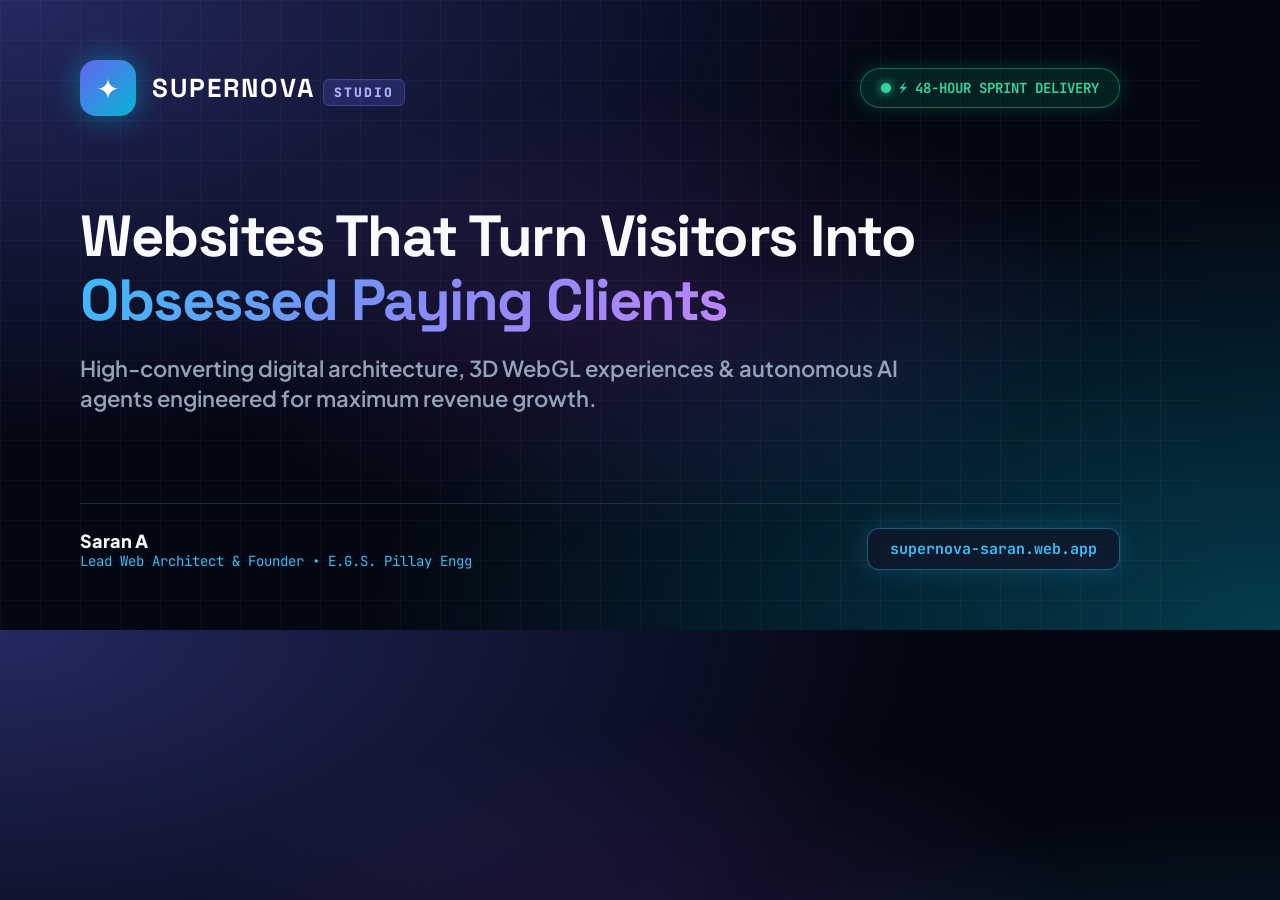
<file: og-card.html>
<!DOCTYPE html>
<html lang="en">
<head>
  <meta charset="UTF-8">
  <style>
    @import url('https://fonts.googleapis.com/css2?family=Plus+Jakarta+Sans:wght@700;800;900&family=Space+Grotesk:wght@700;800&family=JetBrains+Mono:wght@700&display=swap');
    
    * {
      margin: 0;
      padding: 0;
      box-sizing: border-box;
    }
    
    body {
      width: 1200px;
      height: 630px;
      background-color: #030712;
      background-image: 
        radial-gradient(at 0% 0%, rgba(99, 102, 241, 0.35) 0px, transparent 50%),
        radial-gradient(at 100% 100%, rgba(6, 182, 212, 0.3) 0px, transparent 50%),
        radial-gradient(at 50% 50%, rgba(168, 85, 247, 0.15) 0px, transparent 50%);
      font-family: 'Plus Jakarta Sans', system-ui, sans-serif;
      color: #f8fafc;
      overflow: hidden;
      display: flex;
      flex-direction: column;
      justify-content: space-between;
      padding: 60px 80px;
      position: relative;
    }
    
    /* Cyber grid overlay */
    body::before {
      content: '';
      position: absolute;
      inset: 0;
      background-size: 40px 40px;
      background-image: 
        linear-gradient(to right, rgba(255, 255, 255, 0.03) 1px, transparent 1px),
        linear-gradient(to bottom, rgba(255, 255, 255, 0.03) 1px, transparent 1px);
      pointer-events: none;
    }
    
    .top-bar {
      display: flex;
      align-items: center;
      justify-content: space-between;
      position: relative;
      z-index: 2;
    }
    
    .brand {
      display: flex;
      align-items: center;
      gap: 16px;
    }
    
    .logo-box {
      width: 56px;
      height: 56px;
      border-radius: 16px;
      background: linear-gradient(135deg, #6366f1, #06b6d4);
      display: flex;
      align-items: center;
      justify-content: center;
      font-size: 28px;
      color: #fff;
      box-shadow: 0 0 30px rgba(6, 182, 212, 0.5);
    }
    
    .brand-title {
      font-family: 'Space Grotesk', sans-serif;
      font-size: 26px;
      font-weight: 800;
      letter-spacing: 2px;
      color: #ffffff;
    }
    
    .brand-tag {
      font-family: 'JetBrains Mono', monospace;
      font-size: 13px;
      background: rgba(99, 102, 241, 0.2);
      border: 1px solid rgba(99, 102, 241, 0.4);
      color: #a5b4fc;
      padding: 4px 10px;
      border-radius: 6px;
      margin-left: 8px;
    }
    
    .badge {
      display: flex;
      align-items: center;
      gap: 8px;
      padding: 10px 20px;
      border-radius: 9999px;
      background: rgba(16, 185, 129, 0.15);
      border: 1px solid rgba(16, 185, 129, 0.5);
      color: #34d399;
      font-family: 'JetBrains Mono', monospace;
      font-size: 14px;
      font-weight: 700;
      box-shadow: 0 0 20px rgba(16, 185, 129, 0.25);
    }
    
    .badge-dot {
      width: 10px;
      height: 10px;
      border-radius: 50%;
      background: #34d399;
      box-shadow: 0 0 10px #34d399;
    }
    
    .content {
      position: relative;
      z-index: 2;
    }
    
    .headline {
      font-family: 'Space Grotesk', sans-serif;
      font-size: 58px;
      font-weight: 800;
      line-height: 1.1;
      letter-spacing: -1.5px;
      margin-bottom: 20px;
    }
    
    .gradient-text {
      background: linear-gradient(135deg, #38bdf8 0%, #818cf8 50%, #c084fc 100%);
      -webkit-background-clip: text;
      -webkit-text-fill-color: transparent;
    }
    
    .subhead {
      font-size: 22px;
      color: #94a3b8;
      max-width: 850px;
      line-height: 1.4;
      font-weight: 600;
    }
    
    .footer {
      display: flex;
      align-items: center;
      justify-content: space-between;
      border-top: 1px solid rgba(51, 65, 85, 0.6);
      padding-top: 24px;
      position: relative;
      z-index: 2;
    }
    
    .founder-info {
      display: flex;
      align-items: center;
      gap: 12px;
    }
    
    .founder-name {
      font-size: 18px;
      font-weight: 800;
      color: #f1f5f9;
    }
    
    .founder-role {
      font-size: 14px;
      color: #38bdf8;
      font-family: 'JetBrains Mono', monospace;
    }
    
    .url-pill {
      font-family: 'JetBrains Mono', monospace;
      font-size: 15px;
      font-weight: 700;
      color: #38bdf8;
      background: rgba(15, 23, 42, 0.8);
      border: 1px solid rgba(56, 189, 248, 0.4);
      padding: 10px 22px;
      border-radius: 12px;
      box-shadow: 0 0 25px rgba(56, 189, 248, 0.2);
    }
  </style>
</head>
<body>
  <div class="top-bar">
    <div class="brand">
      <div class="logo-box">✦</div>
      <div class="brand-title">SUPERNOVA<span class="brand-tag">STUDIO</span></div>
    </div>
    <div class="badge">
      <div class="badge-dot"></div>
      ⚡ 48-HOUR SPRINT DELIVERY
    </div>
  </div>

  <div class="content">
    <h1 class="headline">
      Websites That Turn Visitors Into<br>
      <span class="gradient-text">Obsessed Paying Clients</span>
    </h1>
    <p class="subhead">
      High-converting digital architecture, 3D WebGL experiences & autonomous AI agents engineered for maximum revenue growth.
    </p>
  </div>

  <div class="footer">
    <div class="founder-info">
      <div>
        <div class="founder-name">Saran A</div>
        <div class="founder-role">Lead Web Architect & Founder • E.G.S. Pillay Engg</div>
      </div>
    </div>
    <div class="url-pill">
      supernova-saran.web.app
    </div>
  </div>
</body>
</html>
</file>
